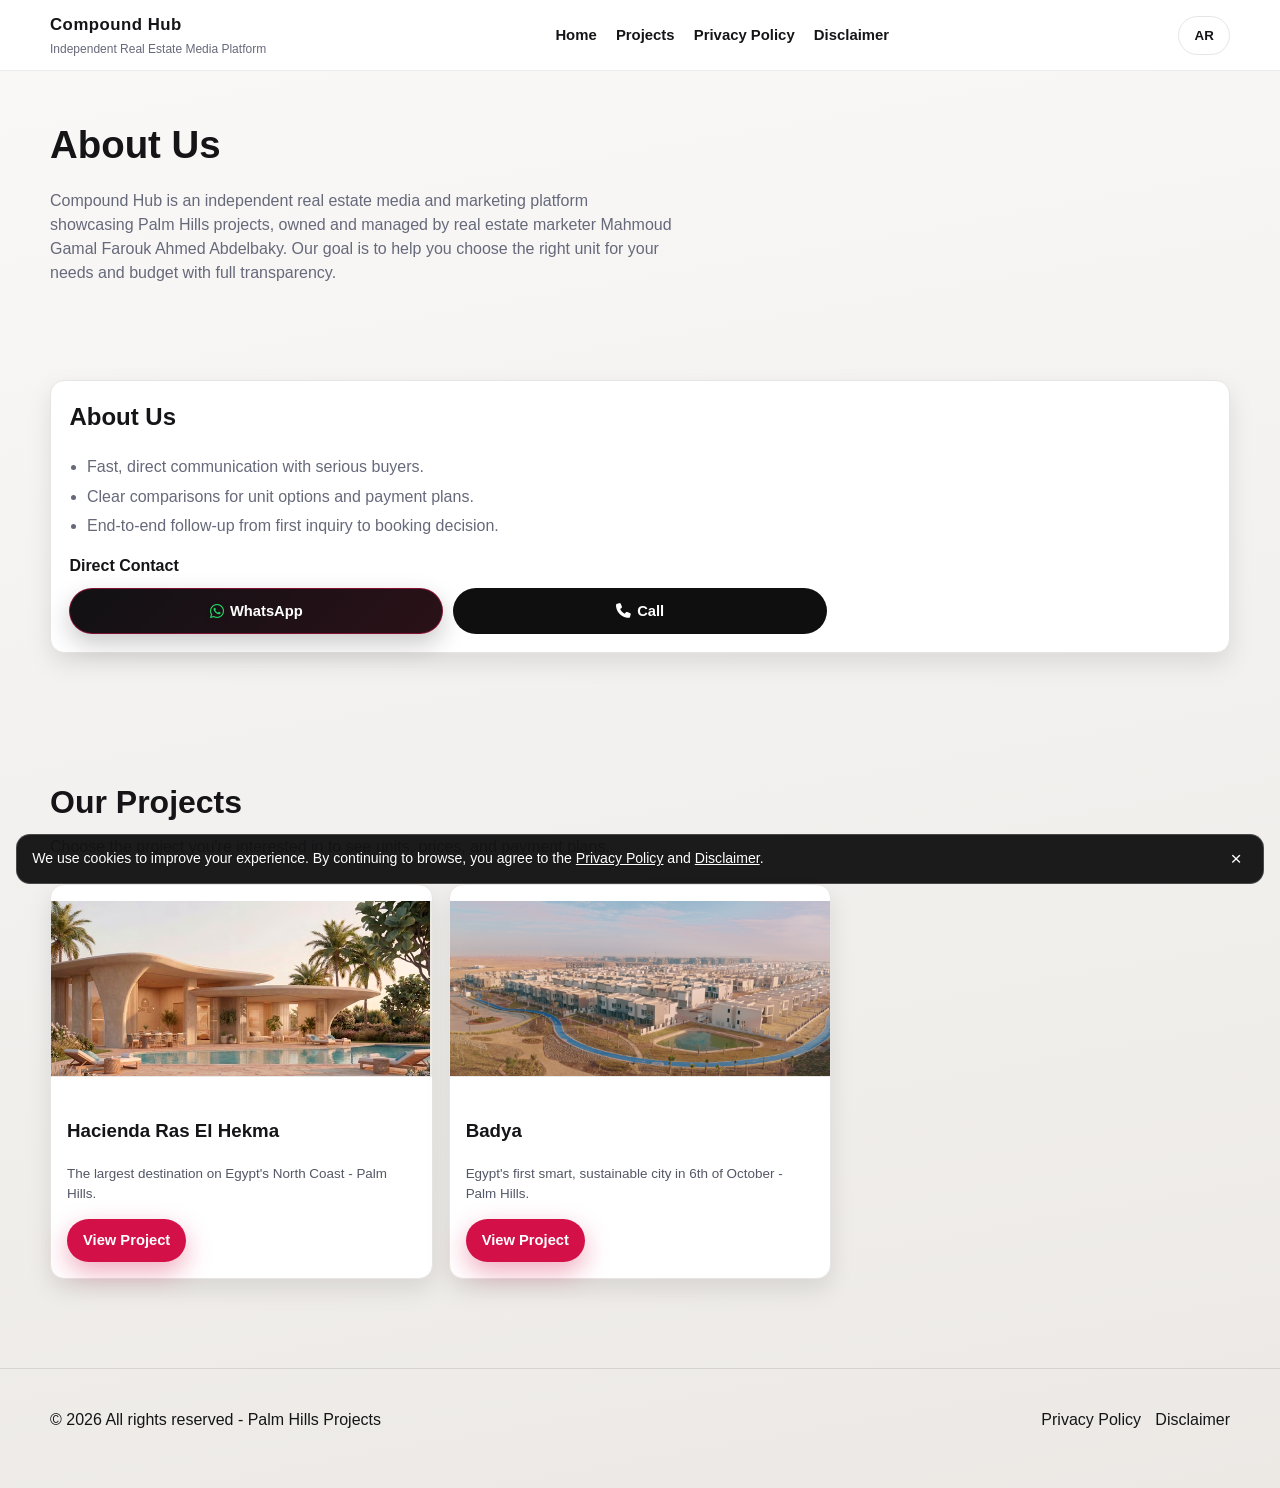
<file: index.html>
<!DOCTYPE html>
<html lang="en" dir="ltr">
  <head>
    <meta charset="UTF-8" />
    <meta name="viewport" content="width=device-width, initial-scale=1.0" />
    <title>Compound Hub | Palm Hills Independent Real Estate Broker</title>
    <meta name="description" content="Direct sales consultant for Palm Hills projects: Hacienda Ras El Hekma and Badya." />
    <meta property="og:type" content="website" />
    <meta property="og:title" content="Compound Hub | Palm Hills Independent Real Estate Broker" />
    <meta property="og:description" content="Direct sales consultant for Palm Hills projects: Hacienda Ras El Hekma and Badya." />
    <meta property="og:image" content="assets/images/background%20cover.jpeg" />
    <meta name="twitter:card" content="summary_large_image" />
    <meta name="twitter:title" content="Compound Hub | Palm Hills Independent Real Estate Broker" />
    <meta name="twitter:description" content="Direct sales consultant for Palm Hills projects: Hacienda Ras El Hekma and Badya." />
    <meta name="twitter:image" content="assets/images/background%20cover.jpeg" />
    <!-- Google Tag Manager -->
    <script>(function(w,d,s,l,i){w[l]=w[l]||[];w[l].push({'gtm.start':
    new Date().getTime(),event:'gtm.js'});var f=d.getElementsByTagName(s)[0],
    j=d.createElement(s),dl=l!='dataLayer'?'&l='+l:'';j.async=true;j.src=
    'https://www.googletagmanager.com/gtm.js?id='+i+dl;f.parentNode.insertBefore(j,f);
    })(window,document,'script','dataLayer','GTM-WCP68T9C');</script>
    <!-- End Google Tag Manager -->
    <link rel="stylesheet" href="https://cdnjs.cloudflare.com/ajax/libs/font-awesome/6.5.2/css/all.min.css" />
    <link rel="stylesheet" href="css/style.css" />
  </head>
  <body data-page="home">
    <!-- Google Tag Manager (noscript) -->
    <noscript><iframe src="https://www.googletagmanager.com/ns.html?id=GTM-WCP68T9C"
    height="0" width="0" style="display:none;visibility:hidden"></iframe></noscript>
    <!-- End Google Tag Manager (noscript) -->
    <header class="site-header">
      <div class="container nav-wrap">
        <div class="brand">
          <p class="brand-title">Compound Hub</p>
          <p class="brand-sub" data-i18n="brand_sub">منصة عقارية إعلامية مستقلة</p>
        </div>
        <nav class="nav-links" id="siteNav">
          <a href="#" data-i18n="nav_sec_home">الرئيسية</a>
          <a href="#projects-section" data-i18n="nav_sec_projects">المشاريع</a>
          <a href="privacy.html" data-i18n="nav_privacy">سياسة الخصوصية</a>
          <a href="disclaimer.html" data-i18n="nav_disclaimer">اخلاء المسؤولية</a>
        </nav>
        <div class="nav-tools">
          <button class="lang-toggle" type="button" aria-label="AR">AR</button>
          <button class="menu-toggle" type="button" aria-hidden="false">
            <span></span><span></span><span></span>
          </button>
        </div>
      </div>
    </header>

    <main>
      <section class="page-hero">
        <div class="container">
          <h1 data-i18n="about_title">من نحن</h1>
          <p data-i18n="about_subtitle">
            Compound Hub منصة إعلامية وتسويقية مستقلة متخصصة في عرض مشروعات Palm Hills، يمتلكها
            ويديرها المسوق العقاري محمود جمال فاروق أحمد عبدالباقي، وهدفنا مساعدتك على اختيار وحدة
            مناسبة لاحتياجك وميزانيتك بأقصى شفافية.
          </p>
        </div>
      </section>

      <section class="section">
        <div class="container">
          <article class="text-block">
            <h2 data-i18n="nav_about">من نحن</h2>
            <ul class="list">
              <li data-i18n="about_b1">تواصل مباشر وسريع مع العميل المهتم.</li>
              <li data-i18n="about_b2">شرح واضح لمقارنة الوحدات وخطط السداد.</li>
              <li data-i18n="about_b3">متابعة كاملة من أول استفسار حتى قرار الحجز.</li>
            </ul>

            <div class="about-contact-wrap">
              <h3 data-i18n="about_contact_title">التواصل المباشر</h3>
              <div class="about-contact-grid">
                <a class="btn btn-whatsapp whatsapp-general" href="#"><i class="fa-brands fa-whatsapp" aria-hidden="true"></i><span data-i18n="about_contact_whatsapp">واتساب</span></a>
                <a class="btn btn-dark call-link" href="tel:+201017668746"><i class="fa-solid fa-phone" aria-hidden="true"></i><span data-i18n="about_contact_call">اتصال</span></a>
              </div>
            </div>
          </article>
        </div>
      </section>

      <section class="section" id="projects-section">
        <div class="container">
          <h2 class="section-title" data-i18n="home_projects_title">مشروعاتنا</h2>
          <p class="section-subtitle" data-i18n="home_projects_subtitle">
            اختر المشروع اللي يهمك لعرض الوحدات والأسعار وخطط السداد.
          </p>

          <div class="cards-grid">
            <article class="unit-card">
              <img class="unit-cover" src="assets/images/Gallery/beachfront%20villa.jpg" alt="Hacienda Ras El Hekma" />
              <h3 data-i18n="home_project_hacienda_title">هاسيندا رأس الحكمة</h3>
              <p class="unit-card-note" data-i18n="home_project_hacienda_teaser">الوجهة الأضخم على الساحل الشمالي - Palm Hills.</p>
              <div class="inline-ctas">
                <a class="btn btn-primary" href="hacienda-ras-al-hekma.html" data-i18n="home_project_cta">عرض المشروع</a>
              </div>
            </article>

            <article class="unit-card">
              <img class="unit-cover" src="assets/images/Badya/masterplan.png" alt="Badya by Palm Hills" />
              <h3 data-i18n="home_project_badya_title">بادية</h3>
              <p class="unit-card-note" data-i18n="home_project_badya_teaser">أول مدينة ذكية ومستدامة في 6 أكتوبر - Palm Hills.</p>
              <div class="inline-ctas">
                <a class="btn btn-primary" href="badya.html" data-i18n="home_project_cta">عرض المشروع</a>
              </div>
            </article>
          </div>
        </div>
      </section>
    </main>

    <footer class="footer">
      <div class="container footer-wrap">
        <p>© <span data-year></span> <span data-i18n="footer_copy">جميع الحقوق محفوظة - Palm Hills Projects</span></p>
        <div class="footer-links">
          <a href="privacy.html" data-i18n="footer_privacy">سياسة الخصوصية</a>
          <a href="disclaimer.html" data-i18n="footer_disclaimer">اخلاء المسؤولية</a>
        </div>
      </div>
    </footer>

    <div class="cookie-banner" id="cookieBanner" role="dialog" aria-live="polite">
      <p>
        <span data-i18n="cookie_text">يستخدم هذا الموقع ملفات تعريف الارتباط وتقنيات التتبع لتحسين النتائج وتجربة المستخدم. استمرارك في التصفح يعني موافقتك على</span>
        <a href="privacy.html" style="text-decoration: underline" data-i18n="nav_privacy">سياسة الخصوصية</a>
        <span data-i18n="cookie_and">و</span>
        <a href="disclaimer.html" style="text-decoration: underline" data-i18n="nav_disclaimer">اخلاء المسؤولية</a>.
      </p>
      <button class="cookie-close" type="button" aria-label="Close">×</button>
    </div>

    <script src="js/i18n.js"></script>
    <script src="js/main.js"></script>
    <script src="js/cookies.js"></script>
  </body>
</html>
</file>
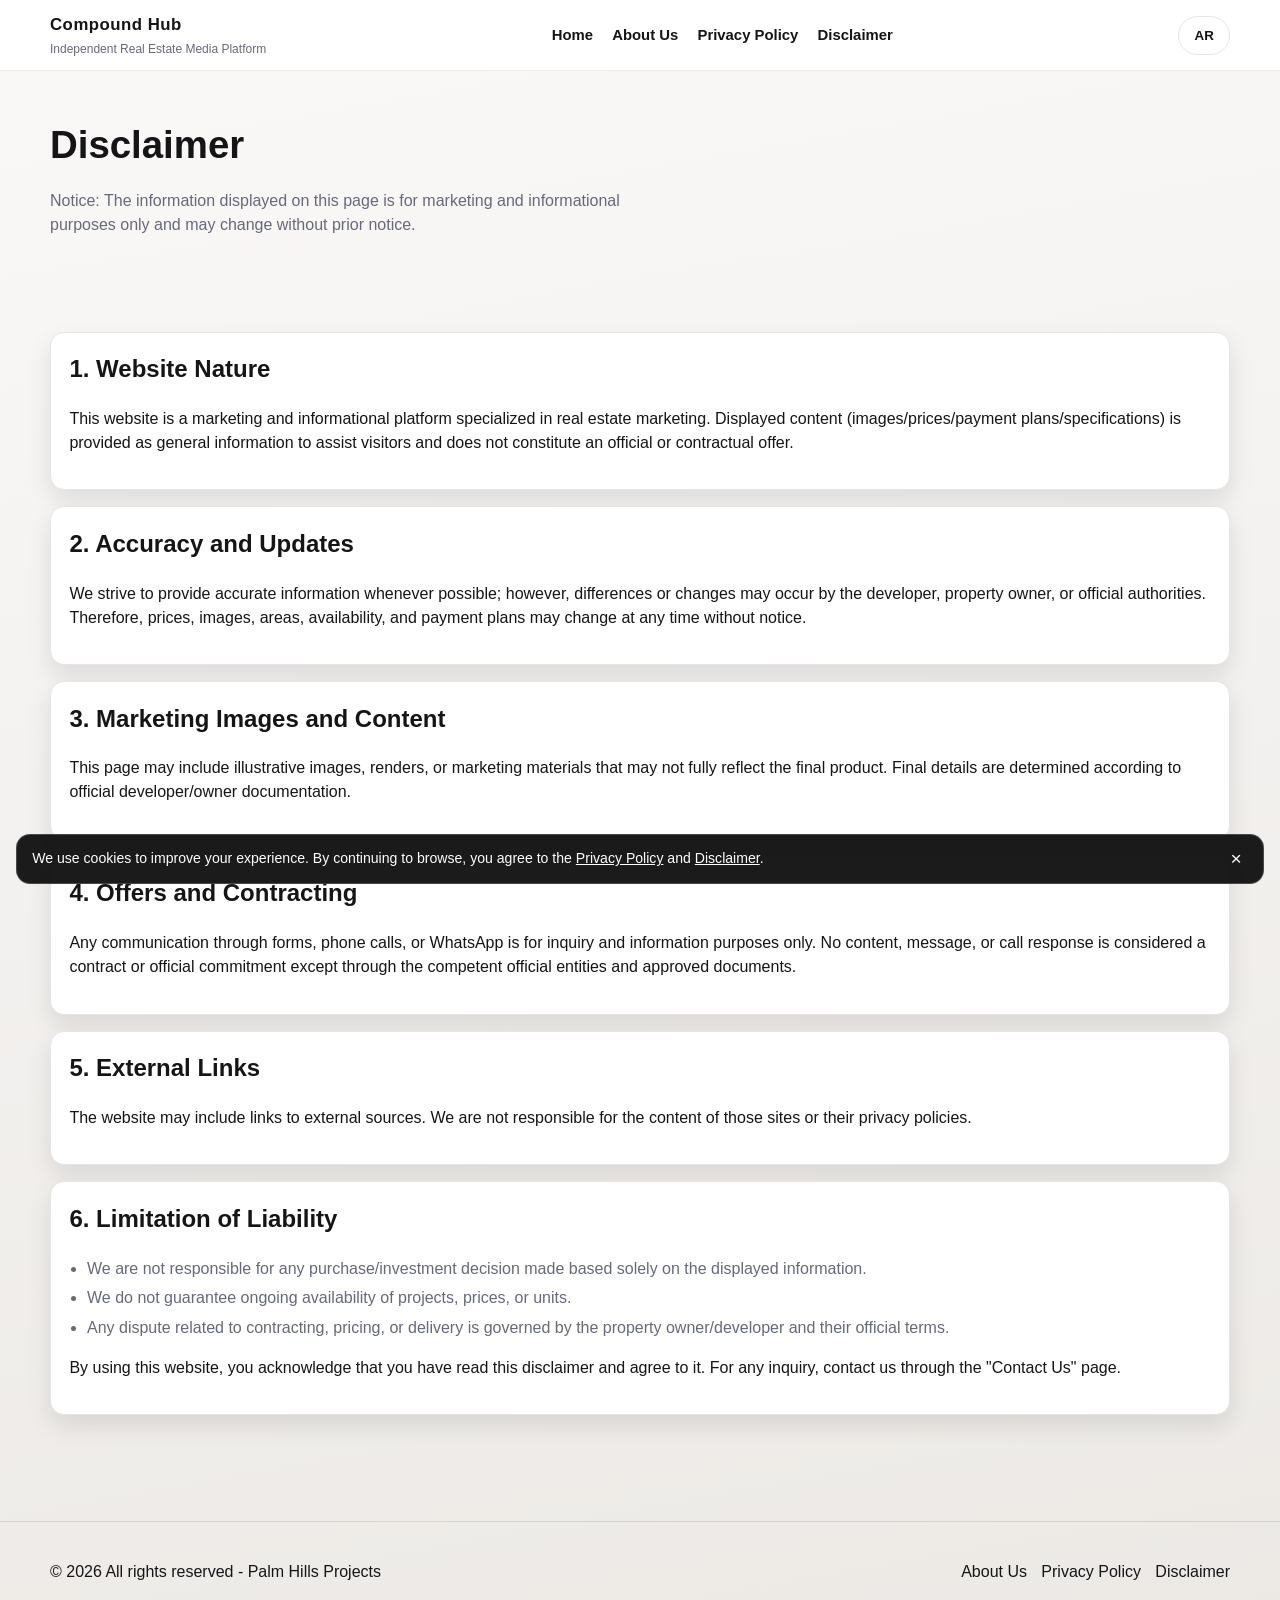
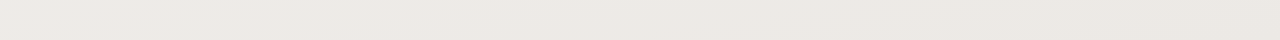
<file: disclaimer.html>
<!DOCTYPE html>
<html lang="en" dir="ltr">
  <head>
    <meta charset="UTF-8" />
    <meta name="viewport" content="width=device-width, initial-scale=1.0" />
    <title>Disclaimer | Compound Hub - Palm Hills</title>
    <meta name="description" content="Disclaimer for Palm Hills Ras El Hekma landing page." />
    <meta property="og:type" content="website" />
    <meta property="og:title" content="Disclaimer | Compound Hub - Palm Hills" />
    <meta property="og:description" content="Disclaimer for Palm Hills Ras El Hekma landing page." />
    <meta property="og:image" content="assets/images/background%20cover.jpeg" />
    <meta name="twitter:card" content="summary_large_image" />
    <meta name="twitter:title" content="Disclaimer | Compound Hub - Palm Hills" />
    <meta name="twitter:description" content="Disclaimer for Palm Hills Ras El Hekma landing page." />
    <meta name="twitter:image" content="assets/images/background%20cover.jpeg" />
    <!-- Google Tag Manager -->
    <script>(function(w,d,s,l,i){w[l]=w[l]||[];w[l].push({'gtm.start':
    new Date().getTime(),event:'gtm.js'});var f=d.getElementsByTagName(s)[0],
    j=d.createElement(s),dl=l!='dataLayer'?'&l='+l:'';j.async=true;j.src=
    'https://www.googletagmanager.com/gtm.js?id='+i+dl;f.parentNode.insertBefore(j,f);
    })(window,document,'script','dataLayer','GTM-WCP68T9C');</script>
    <!-- End Google Tag Manager -->
    <link rel="stylesheet" href="https://cdnjs.cloudflare.com/ajax/libs/font-awesome/6.5.2/css/all.min.css" />
    <link rel="stylesheet" href="css/style.css" />
  </head>
  <body data-page="disclaimer">
    <!-- Google Tag Manager (noscript) -->
    <noscript><iframe src="https://www.googletagmanager.com/ns.html?id=GTM-WCP68T9C"
    height="0" width="0" style="display:none;visibility:hidden"></iframe></noscript>
    <!-- End Google Tag Manager (noscript) -->
    <header class="site-header">
      <div class="container nav-wrap">
        <div class="brand">
          <p class="brand-title">Compound Hub</p>
          <p class="brand-sub" data-i18n="brand_sub">منصة عقارية إعلامية مستقلة</p>
        </div>
        <nav class="nav-links" id="siteNav">
          <a href="index.html" data-i18n="nav_home">الرئيسية</a>
          <a href="index.html" data-i18n="nav_about">من نحن</a>
          <a href="privacy.html" data-i18n="nav_privacy">سياسة الخصوصية</a>
          <a href="disclaimer.html" data-i18n="nav_disclaimer">اخلاء المسؤولية</a>
        </nav>
        <div class="nav-tools">
          <button class="lang-toggle" type="button" aria-label="AR">AR</button>
          <button class="menu-toggle" type="button" aria-hidden="false">
            <span></span><span></span><span></span>
          </button>
        </div>
      </div>
    </header>

    <main>
      <section class="page-hero">
        <div class="container">
          <h1 data-i18n="disclaimer_title">اخلاء المسؤولية</h1>
          
          <p data-i18n="disclaimer_intro">
            تنبيه: المعلومات المعروضة على هذه الصفحة لأغراض تسويقية وإعلامية فقط وقد تتغير دون إشعار مسبق.
          </p>
        </div>
      </section>

      <section class="section">
        <div class="container">
          <article class="text-block">
            <h2 data-i18n="disclaimer_h2_1">1. طبيعة الموقع</h2>
            <p data-i18n="disclaimer_p1">
              هذا الموقع منصة تسويقية وإعلامية متخصصة في التسويق العقاري. المحتوى المعروض (صور/أسعار/خطط سداد/مواصفات) يُقدم كمعلومات عامة لمساعدة الزائر ولا يُعد عرضًا رسميًا أو تعاقديًا.
            </p>
          </article>
          <article class="text-block">
            <h2 data-i18n="disclaimer_h2_2">2. دقة المعلومات وتحديثها</h2>
            <p data-i18n="disclaimer_p2">
              نسعى لتقديم معلومات دقيقة قدر الإمكان، لكن قد تحدث فروق أو تغييرات من قبل المطور أو الجهة المالكة أو الجهات الرسمية. لذلك قد تكون الأسعار، الصور، المساحات، الإتاحة، وخطط السداد قابلة للتغيير في أي وقت دون إشعار.
            </p>
          </article>
          <article class="text-block">
            <h2 data-i18n="disclaimer_h2_3">3. الصور والمحتوى التسويقي</h2>
            <p data-i18n="disclaimer_p3">
              قد تحتوي الصفحة على صور أو رندرات أو مواد تسويقية توضيحية، وقد لا تعكس الشكل النهائي بشكل كامل. التفاصيل النهائية تُحدد وفق مستندات المطور/الجهة المالكة الرسمية.
            </p>
          </article>
          <article class="text-block">
            <h2 data-i18n="disclaimer_h2_4">4. العروض والتعاقد</h2>
            <p data-i18n="disclaimer_p4">
              أي تواصل عبر النماذج أو الهاتف أو الواتساب هو لغرض الاستفسار والحصول على معلومات. لا يتم اعتبار أي محتوى أو رد رسالة/اتصال بمثابة عقد أو التزام رسمي إلا من خلال الجهات الرسمية المختصة وبمستندات معتمدة.
            </p>
          </article>
          <article class="text-block">
            <h2 data-i18n="disclaimer_h2_5">5. الروابط الخارجية</h2>
            <p data-i18n="disclaimer_p5">
              قد يحتوي الموقع على روابط لمصادر خارجية. نحن غير مسؤولين عن محتوى تلك المواقع أو سياسات الخصوصية الخاصة بها.
            </p>
          </article>
          <article class="text-block">
            <h2 data-i18n="disclaimer_h2_6">6. حدود المسؤولية</h2>
            <ul class="list">
              <li data-i18n="disclaimer_l6_1">لا نتحمل مسؤولية أي قرار شرائي/استثماري يتم اتخاذه بالاعتماد على المعلومات المعروضة فقط.</li>
              <li data-i18n="disclaimer_l6_2">لا نضمن التوافر المستمر للمشروعات أو الأسعار أو الوحدات.</li>
              <li data-i18n="disclaimer_l6_3">أي نزاع يتعلق بالتعاقد أو التسعير أو التسليم يكون مرجعه الجهة المالكة/المطور وشروطهم الرسمية.</li>
            </ul>
            <p data-i18n="disclaimer_p6">
              باستخدامك للموقع، فأنت تقر بأنك قرأت هذا الإخلاء وتوافق عليه. لأي استفسار تواصل معنا عبر صفحة "تواصل معنا".
            </p>
          </article>
        </div>
      </section>
    </main>

    <footer class="footer">
      <div class="container footer-wrap">
        <p>© <span data-year></span> <span data-i18n="footer_copy">جميع الحقوق محفوظة - بالم هيلز رأس الحكمة</span></p>
        <div class="footer-links">
          <a href="index.html" data-i18n="footer_about">من نحن</a>
          <a href="privacy.html" data-i18n="footer_privacy">سياسة الخصوصية</a>
          <a href="disclaimer.html" data-i18n="footer_disclaimer">اخلاء المسؤولية</a>
        </div>
      </div>
    </footer>

    <div class="cookie-banner" id="cookieBanner" role="dialog" aria-live="polite">
      <p>
        <span data-i18n="cookie_text">يستخدم هذا الموقع ملفات تعريف الارتباط وتقنيات التتبع لتحسين النتائج وتجربة المستخدم. استمرارك في التصفح يعني موافقتك على</span>
        <a href="privacy.html" style="text-decoration: underline" data-i18n="nav_privacy">سياسة الخصوصية</a>
        <span data-i18n="cookie_and">و</span>
        <a href="disclaimer.html" style="text-decoration: underline" data-i18n="nav_disclaimer">اخلاء المسؤولية</a>.
      </p>
      <button class="cookie-close" type="button" aria-label="Close">×</button>
    </div>

    <script src="js/i18n.js"></script>
    <script src="js/main.js"></script>
    <script src="js/cookies.js"></script>
  </body>
</html>
</file>
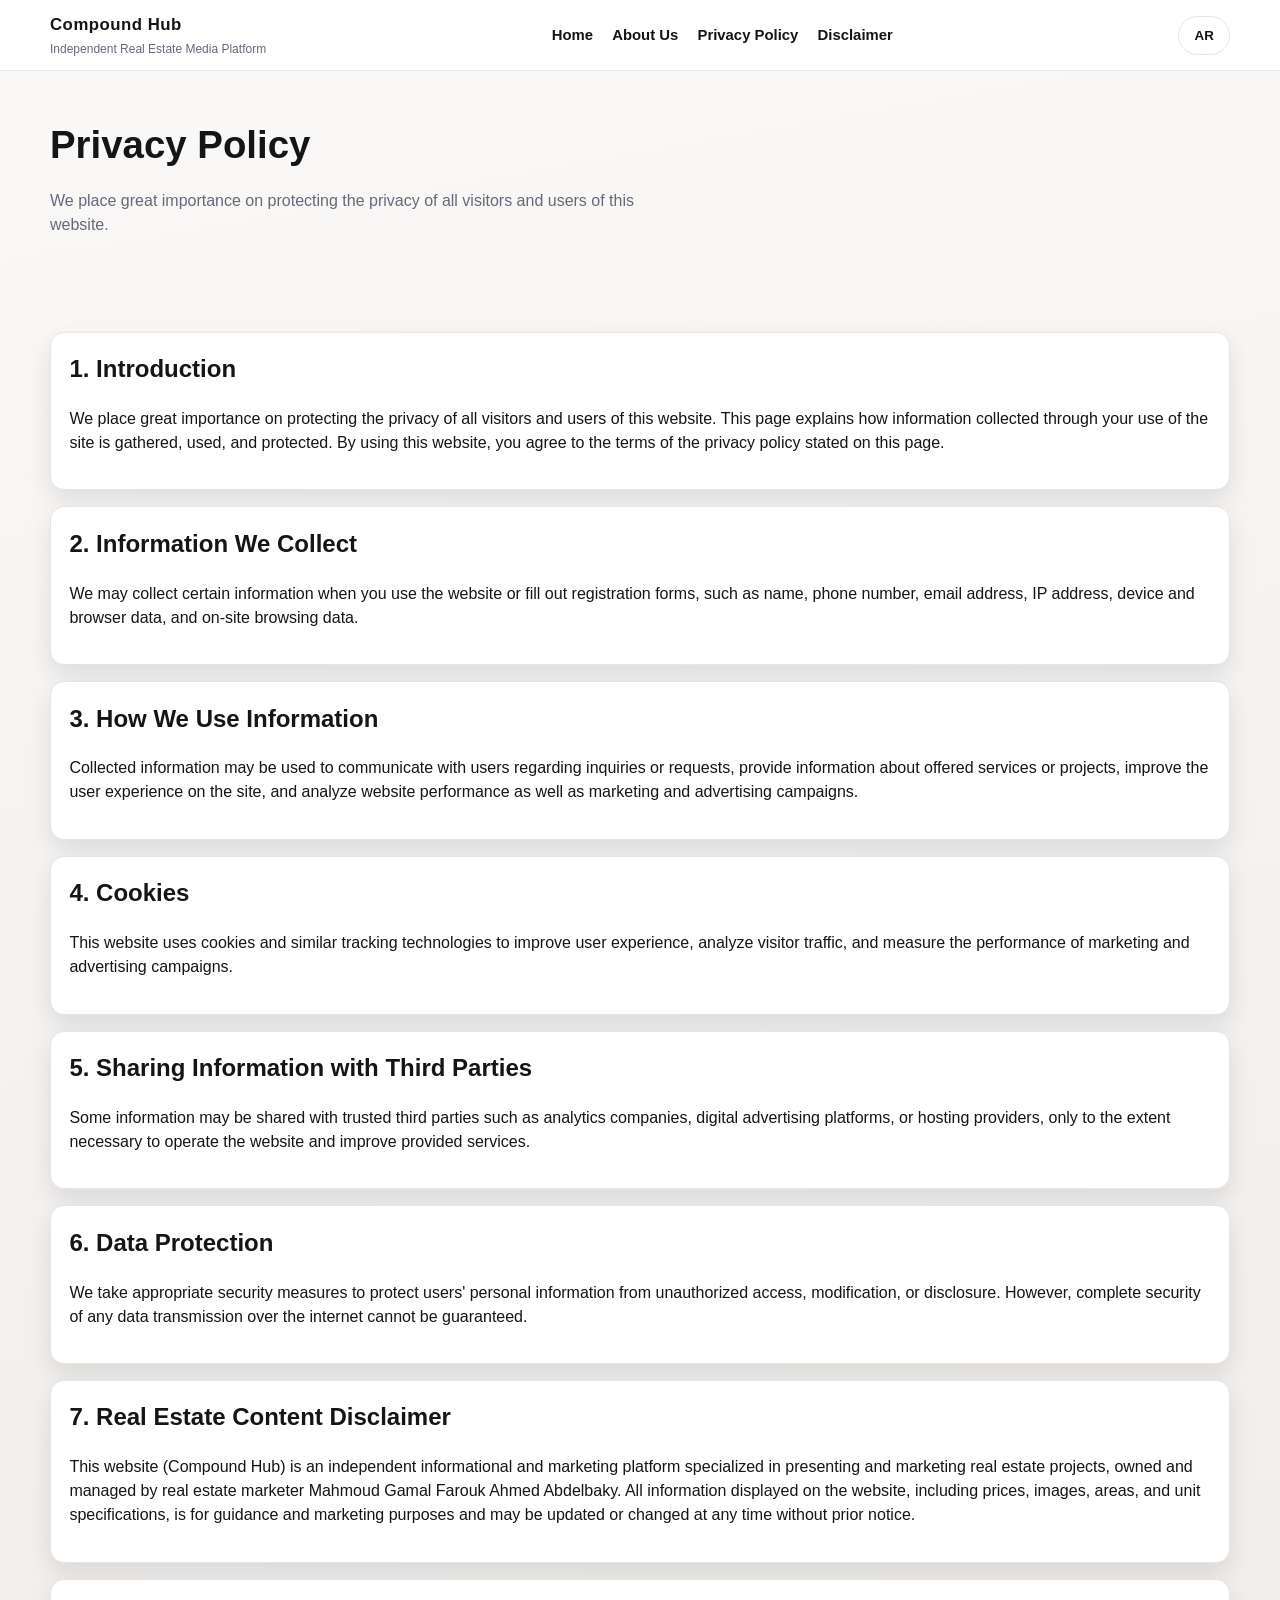
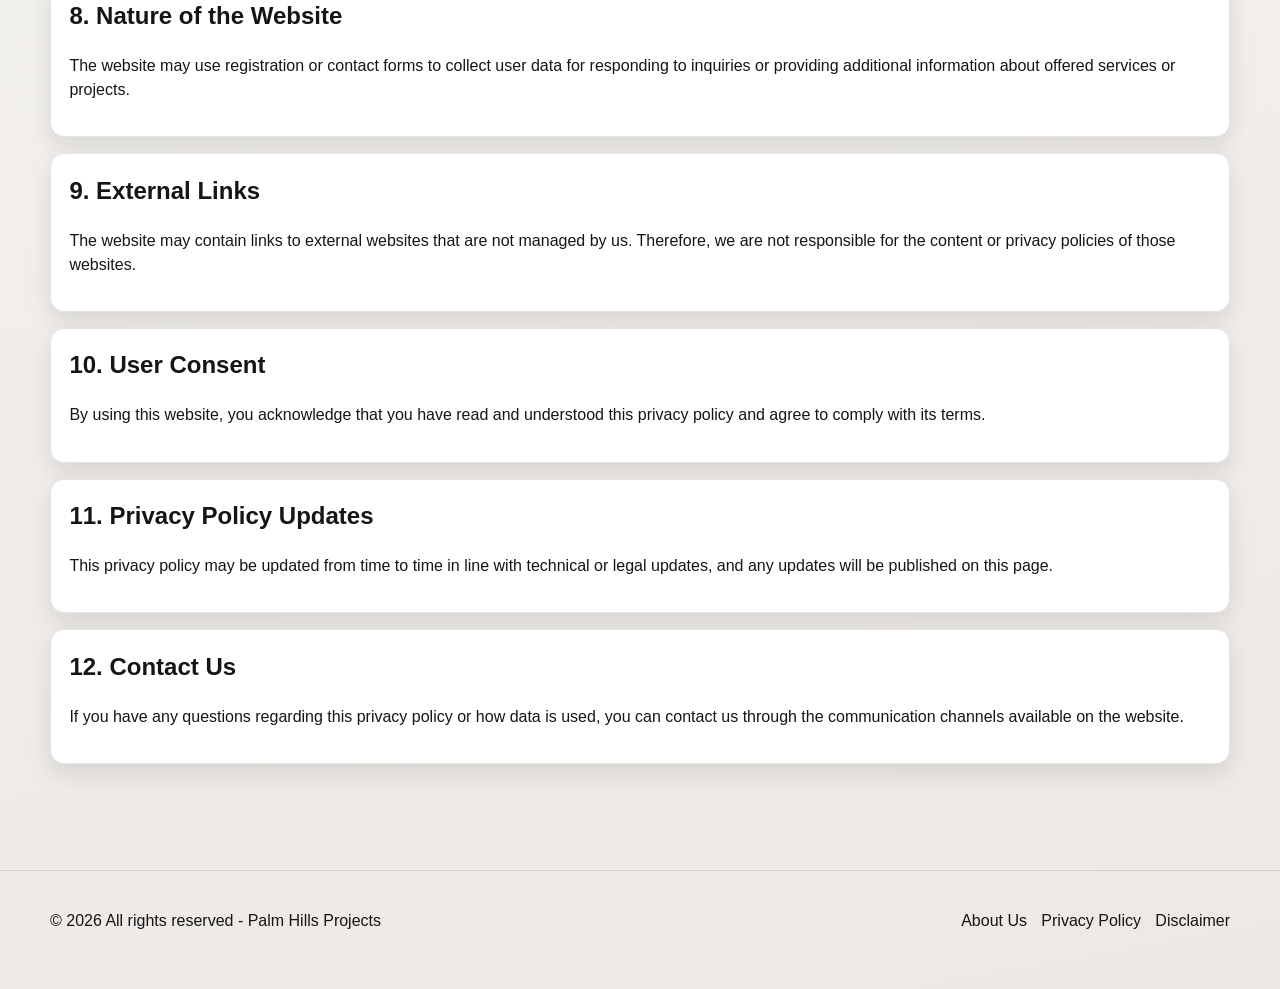
<file: privacy.html>
<!DOCTYPE html>
<html lang="en" dir="ltr">
  <head>
    <meta charset="UTF-8" />
    <meta name="viewport" content="width=device-width, initial-scale=1.0" />
    <title>Privacy Policy | Compound Hub - Palm Hills</title>
    <meta name="description" content="Privacy policy for Palm Hills Ras El Hekma landing page." />
    <meta property="og:type" content="website" />
    <meta property="og:title" content="Privacy Policy | Compound Hub - Palm Hills" />
    <meta property="og:description" content="Privacy policy for Palm Hills Ras El Hekma landing page." />
    <meta property="og:image" content="assets/images/background%20cover.jpeg" />
    <meta name="twitter:card" content="summary_large_image" />
    <meta name="twitter:title" content="Privacy Policy | Compound Hub - Palm Hills" />
    <meta name="twitter:description" content="Privacy policy for Palm Hills Ras El Hekma landing page." />
    <meta name="twitter:image" content="assets/images/background%20cover.jpeg" />
    <!-- Google Tag Manager -->
    <script>(function(w,d,s,l,i){w[l]=w[l]||[];w[l].push({'gtm.start':
    new Date().getTime(),event:'gtm.js'});var f=d.getElementsByTagName(s)[0],
    j=d.createElement(s),dl=l!='dataLayer'?'&l='+l:'';j.async=true;j.src=
    'https://www.googletagmanager.com/gtm.js?id='+i+dl;f.parentNode.insertBefore(j,f);
    })(window,document,'script','dataLayer','GTM-WCP68T9C');</script>
    <!-- End Google Tag Manager -->
    <link rel="stylesheet" href="https://cdnjs.cloudflare.com/ajax/libs/font-awesome/6.5.2/css/all.min.css" />
    <link rel="stylesheet" href="css/style.css" />
  </head>
  <body data-page="privacy">
    <!-- Google Tag Manager (noscript) -->
    <noscript><iframe src="https://www.googletagmanager.com/ns.html?id=GTM-WCP68T9C"
    height="0" width="0" style="display:none;visibility:hidden"></iframe></noscript>
    <!-- End Google Tag Manager (noscript) -->
    <header class="site-header">
      <div class="container nav-wrap">
        <div class="brand">
          <p class="brand-title">Compound Hub</p>
          <p class="brand-sub" data-i18n="brand_sub">منصة عقارية إعلامية مستقلة</p>
        </div>
        <nav class="nav-links" id="siteNav">
          <a href="index.html" data-i18n="nav_home">الرئيسية</a>
          <a href="index.html" data-i18n="nav_about">من نحن</a>
          <a href="privacy.html" data-i18n="nav_privacy">سياسة الخصوصية</a>
          <a href="disclaimer.html" data-i18n="nav_disclaimer">اخلاء المسؤولية</a>
        </nav>
        <div class="nav-tools">
          <button class="lang-toggle" type="button" aria-label="AR">AR</button>
          <button class="menu-toggle" type="button" aria-hidden="false">
            <span></span><span></span><span></span>
          </button>
        </div>
      </div>
    </header>

    <main>
      <section class="page-hero">
        <div class="container">
          <h1 data-i18n="privacy_title">سياسة الخصوصية</h1>
          <p data-i18n="privacy_intro">
            نحن نولي أهمية كبيرة لحماية خصوصية زوار ومستخدمي هذا الموقع.
          </p>
        </div>
      </section>

      <section class="section">
        <div class="container">
          <article class="text-block">
            <h2 data-i18n="privacy_h2_1">1. مقدمة</h2>
            <p data-i18n="privacy_p1">
              نحن نولي أهمية كبيرة لحماية خصوصية زوار ومستخدمي هذا الموقع. توضح هذه الصفحة كيفية جمع واستخدام وحماية المعلومات التي يتم الحصول عليها من خلال استخدامك للموقع. باستخدامك لهذا الموقع فإنك توافق على بنود سياسة الخصوصية الموضحة في هذه الصفحة.
            </p>
          </article>
          <article class="text-block">
            <h2 data-i18n="privacy_h2_2">2. المعلومات التي نقوم بجمعها</h2>
            <p data-i18n="privacy_p2">
              قد نقوم بجمع بعض المعلومات عند استخدامك للموقع أو عند ملء نماذج التسجيل، مثل الاسم، رقم الهاتف، البريد الإلكتروني، عنوان IP، بيانات الجهاز والمتصفح، وبيانات التصفح داخل الموقع.
            </p>
          </article>
          <article class="text-block">
            <h2 data-i18n="privacy_h2_3">3. كيفية استخدام المعلومات</h2>
            <p data-i18n="privacy_p3">
              قد يتم استخدام المعلومات التي يتم جمعها من أجل التواصل مع المستخدمين بخصوص الاستفسارات أو الطلبات، وتقديم معلومات عن الخدمات أو المشروعات المعروضة، وتحسين تجربة المستخدم داخل الموقع، وتحليل أداء الموقع والحملات التسويقية والإعلانية.
            </p>
          </article>
          <article class="text-block">
            <h2 data-i18n="privacy_h2_4">4. ملفات تعريف الارتباط (Cookies)</h2>
            <p data-i18n="privacy_p4">
              يستخدم هذا الموقع ملفات تعريف الارتباط (Cookies) وتقنيات التتبع المشابهة بهدف تحسين تجربة المستخدم، وتحليل حركة الزوار على الموقع، وقياس أداء الحملات التسويقية والإعلانية.
            </p>
          </article>
          <article class="text-block">
            <h2 data-i18n="privacy_h2_5">5. مشاركة المعلومات مع أطراف ثالثة</h2>
            <p data-i18n="privacy_p5">
              قد يتم مشاركة بعض المعلومات مع أطراف ثالثة موثوقة مثل شركات تحليل البيانات، أو منصات الإعلان الرقمي، أو مزودي خدمات الاستضافة، وذلك بالقدر اللازم لتشغيل الموقع وتحسين الخدمات المقدمة.
            </p>
          </article>
          <article class="text-block">
            <h2 data-i18n="privacy_h2_6">6. حماية البيانات</h2>
            <p data-i18n="privacy_p6">
              نحن نتخذ إجراءات أمنية مناسبة لحماية المعلومات الشخصية للمستخدمين من الوصول غير المصرح به أو التعديل أو الإفصاح. ومع ذلك لا يمكن ضمان الأمان الكامل لأي عملية نقل بيانات عبر الإنترنت.
            </p>
          </article>
          <article class="text-block">
            <h2 data-i18n="privacy_h2_7">7. إخلاء المسؤولية عن المحتوى العقاري</h2>
            <p data-i18n="privacy_p7">
              هذا الموقع (Compound Hub) عبارة عن منصة إعلامية وتسويقية مستقلة متخصصة في عرض وتسويق المشروعات العقارية، يمتلكها ويديرها المسوق العقاري محمود جمال فاروق أحمد عبدالباقي. جميع المعلومات المعروضة على الموقع بما في ذلك الأسعار والصور والمساحات ومواصفات الوحدات هي معلومات إرشادية وتسويقية وقد تخضع للتحديث أو التغيير في أي وقت دون إشعار مسبق.
            </p>
          </article>
          <article class="text-block">
            <h2 data-i18n="privacy_h2_8">8. طبيعة الموقع</h2>
            <p data-i18n="privacy_p8">
              قد يستخدم الموقع نماذج تسجيل أو تواصل لجمع بيانات المستخدمين بهدف الرد على الاستفسارات أو تقديم معلومات إضافية عن الخدمات أو المشروعات المعروضة.
            </p>
          </article>
          <article class="text-block">
            <h2 data-i18n="privacy_h2_9">9. الروابط الخارجية</h2>
            <p data-i18n="privacy_p9">
              قد يحتوي الموقع على روابط لمواقع خارجية لا يتم إدارتها من قبلنا، ولذلك فإننا غير مسؤولين عن محتوى أو سياسات الخصوصية الخاصة بتلك المواقع.
            </p>
          </article>
          <article class="text-block">
            <h2 data-i18n="privacy_h2_10">10. موافقة المستخدم</h2>
            <p data-i18n="privacy_p10">
              باستخدامك لهذا الموقع فإنك تقر بأنك قرأت وفهمت سياسة الخصوصية هذه وتوافق على الالتزام ببنودها.
            </p>
          </article>
          <article class="text-block">
            <h2 data-i18n="privacy_h2_11">11. تحديث سياسة الخصوصية</h2>
            <p data-i18n="privacy_p11">
              قد يتم تحديث سياسة الخصوصية من وقت لآخر بما يتوافق مع التحديثات التقنية أو القانونية، وسيتم نشر أي تحديثات على هذه الصفحة.
            </p>
          </article>
          <article class="text-block">
            <h2 data-i18n="privacy_h2_12">12. التواصل معنا</h2>
            <p data-i18n="privacy_p12">
              في حال وجود أي استفسار بخصوص سياسة الخصوصية أو كيفية استخدام البيانات، يمكن التواصل معنا عبر وسائل الاتصال المتوفرة في الموقع.
            </p>
          </article>
        </div>
      </section>
    </main>

    <footer class="footer">
      <div class="container footer-wrap">
        <p>© <span data-year></span> <span data-i18n="footer_copy">جميع الحقوق محفوظة - بالم هيلز رأس الحكمة</span></p>
        <div class="footer-links">
          <a href="index.html" data-i18n="footer_about">من نحن</a>
          <a href="privacy.html" data-i18n="footer_privacy">سياسة الخصوصية</a>
          <a href="disclaimer.html" data-i18n="footer_disclaimer">اخلاء المسؤولية</a>
        </div>
      </div>
    </footer>

    <div class="cookie-banner" id="cookieBanner" role="dialog" aria-live="polite">
      <p>
        <span data-i18n="cookie_text">يستخدم هذا الموقع ملفات تعريف الارتباط وتقنيات التتبع لتحسين النتائج وتجربة المستخدم. استمرارك في التصفح يعني موافقتك على</span>
        <a href="privacy.html" style="text-decoration: underline" data-i18n="nav_privacy">سياسة الخصوصية</a>
        <span data-i18n="cookie_and">و</span>
        <a href="disclaimer.html" style="text-decoration: underline" data-i18n="nav_disclaimer">اخلاء المسؤولية</a>.
      </p>
      <button class="cookie-close" type="button" aria-label="Close">×</button>
    </div>

    <script src="js/i18n.js"></script>
    <script src="js/main.js"></script>
    <script src="js/cookies.js"></script>
  </body>
</html>
</file>
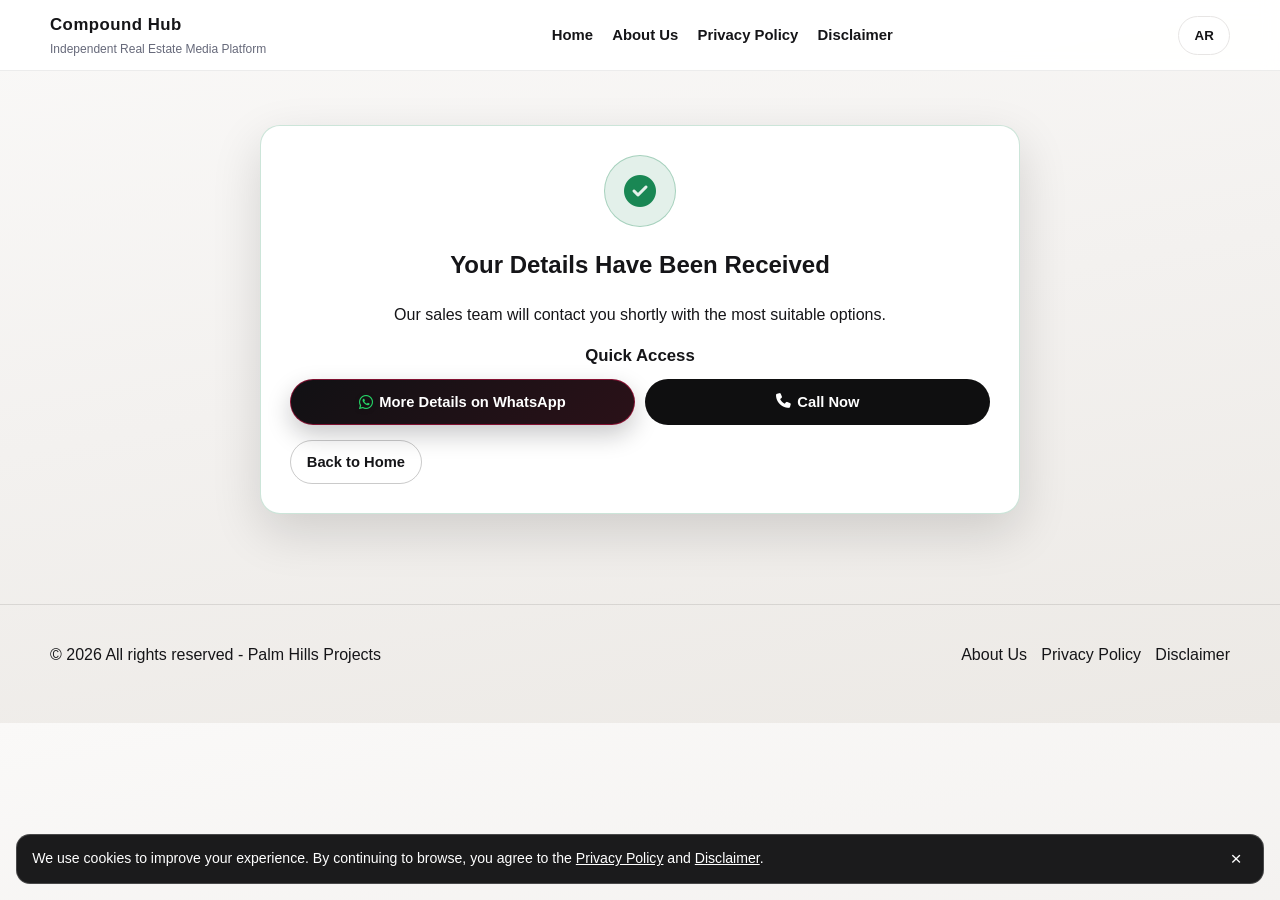
<file: thank-you.html>
<!DOCTYPE html>
<html lang="en" dir="ltr">
  <head>
    <meta charset="UTF-8" />
    <meta name="viewport" content="width=device-width, initial-scale=1.0" />
    <title>Thank You | Compound Hub - Palm Hills</title>
    <meta name="description" content="Thank you page after lead form submission." />
    <meta property="og:type" content="website" />
    <meta property="og:title" content="Thank You | Compound Hub - Palm Hills" />
    <meta property="og:description" content="Thank you page after lead form submission." />
    <meta property="og:image" content="assets/images/background%20cover.jpeg" />
    <meta name="twitter:card" content="summary_large_image" />
    <meta name="twitter:title" content="Thank You | Compound Hub - Palm Hills" />
    <meta name="twitter:description" content="Thank you page after lead form submission." />
    <meta name="twitter:image" content="assets/images/background%20cover.jpeg" />
    <!-- Google Tag Manager -->
    <script>(function(w,d,s,l,i){w[l]=w[l]||[];w[l].push({'gtm.start':
    new Date().getTime(),event:'gtm.js'});var f=d.getElementsByTagName(s)[0],
    j=d.createElement(s),dl=l!='dataLayer'?'&l='+l:'';j.async=true;j.src=
    'https://www.googletagmanager.com/gtm.js?id='+i+dl;f.parentNode.insertBefore(j,f);
    })(window,document,'script','dataLayer','GTM-WCP68T9C');</script>
    <!-- End Google Tag Manager -->
    <link rel="stylesheet" href="https://cdnjs.cloudflare.com/ajax/libs/font-awesome/6.5.2/css/all.min.css" />
    <link rel="stylesheet" href="css/style.css" />
  </head>
  <body data-page="thanks">
    <!-- Google Tag Manager (noscript) -->
    <noscript><iframe src="https://www.googletagmanager.com/ns.html?id=GTM-WCP68T9C"
    height="0" width="0" style="display:none;visibility:hidden"></iframe></noscript>
    <!-- End Google Tag Manager (noscript) -->
    <header class="site-header">
      <div class="container nav-wrap">
        <div class="brand">
          <p class="brand-title">Compound Hub</p>
          <p class="brand-sub" data-i18n="brand_sub">منصة عقارية إعلامية مستقلة</p>
        </div>
        <nav class="nav-links" id="siteNav">
          <a href="index.html" data-i18n="nav_home">الرئيسية</a>
          <a href="index.html" data-i18n="nav_about">من نحن</a>
          <a href="privacy.html" data-i18n="nav_privacy">سياسة الخصوصية</a>
          <a href="disclaimer.html" data-i18n="nav_disclaimer">اخلاء المسؤولية</a>
        </nav>
        <div class="nav-tools">
          <button class="lang-toggle" type="button" aria-label="AR">AR</button>
          <button class="menu-toggle" type="button" aria-hidden="false">
            <span></span><span></span><span></span>
          </button>
        </div>
      </div>
    </header>

    <main>
      <section class="section">
        <div class="container success-card">
          <div class="thanks-icon" aria-hidden="true">
            <i class="fa-solid fa-circle-check"></i>
          </div>
          <h1 data-i18n="thanks_title">تم استلام بياناتك بنجاح</h1>
          <p data-i18n="thanks_subtitle">
            سيتم التواصل معك قريباً من فريق المبيعات لعرض أفضل الخيارات المناسبة لك.
          </p>
          <h2 class="thanks-quick-title" data-i18n="thanks_quick_title">وصول سريع</h2>
          <div class="thanks-quick-grid">
            <a class="btn btn-whatsapp whatsapp-general" href="#"><i class="fa-brands fa-whatsapp" aria-hidden="true"></i><span data-i18n="thanks_whatsapp">تفاصيل اكثر عبر واتساب</span></a>
            <a class="btn btn-dark call-link" href="tel:+201017668746"><i class="fa-solid fa-phone" aria-hidden="true"></i><span data-i18n="cta_call">اتصال مباشر</span></a>
          </div>
          <div class="inline-ctas">
            <a class="btn btn-outline" href="index.html" data-i18n="thanks_back_home">العودة للرئيسية</a>
          </div>
        </div>
      </section>
    </main>

    <footer class="footer">
      <div class="container footer-wrap">
        <p>© <span data-year></span> <span data-i18n="footer_copy">جميع الحقوق محفوظة - بالم هيلز رأس الحكمة</span></p>
        <div class="footer-links">
          <a href="index.html" data-i18n="footer_about">من نحن</a>
          <a href="privacy.html" data-i18n="footer_privacy">سياسة الخصوصية</a>
          <a href="disclaimer.html" data-i18n="footer_disclaimer">اخلاء المسؤولية</a>
        </div>
      </div>
    </footer>

    <div class="cookie-banner" id="cookieBanner" role="dialog" aria-live="polite">
      <p>
        <span data-i18n="cookie_text">يستخدم هذا الموقع ملفات تعريف الارتباط وتقنيات التتبع لتحسين النتائج وتجربة المستخدم. استمرارك في التصفح يعني موافقتك على</span>
        <a href="privacy.html" style="text-decoration: underline" data-i18n="nav_privacy">سياسة الخصوصية</a>
        <span data-i18n="cookie_and">و</span>
        <a href="disclaimer.html" style="text-decoration: underline" data-i18n="nav_disclaimer">اخلاء المسؤولية</a>.
      </p>
      <button class="cookie-close" type="button" aria-label="Close">×</button>
    </div>

    <script src="js/i18n.js"></script>
    <script src="js/main.js"></script>
    <script src="js/cookies.js"></script>
  </body>
</html>
</file>
<file: css/style.css>
:root {
  --brand-red: #d31148;
  --brand-black: #0f0f10;
  --text-dark: #151518;
  --text-soft: #66697a;
  --bg: #f5f4f3;
  --white: #ffffff;
  --line: #e7e5e4;
  --success: #198754;
  --error: #dc2626;
  --shadow-lg: 0 18px 50px rgba(0, 0, 0, 0.14);
  --shadow-md: 0 10px 25px rgba(0, 0, 0, 0.1);
  --radius-lg: 20px;
  --radius-md: 14px;
  --max-width: 1180px;
}

* {
  box-sizing: border-box;
}

html {
  scroll-behavior: smooth;
}

body {
  margin: 0;
  color: var(--text-dark);
  background: linear-gradient(170deg, #faf9f8 0%, #f3f1ef 48%, #ece9e5 100%);
  font-family: "Segoe UI", Tahoma, Geneva, Verdana, sans-serif;
  line-height: 1.5;
}

a {
  color: inherit;
  text-decoration: none;
}

.container {
  width: min(100% - 2rem, var(--max-width));
  margin-inline: auto;
}

.site-header {
  position: sticky;
  top: 0;
  z-index: 1000;
  backdrop-filter: blur(8px);
  background: rgba(255, 255, 255, 0.92);
  border-bottom: 1px solid rgba(15, 15, 16, 0.08);
  transition: transform 0.28s ease, background 0.2s ease;
}

.site-header.nav-hidden {
  transform: translateY(-100%);
}

.nav-wrap {
  min-height: 70px;
  display: flex;
  justify-content: space-between;
  align-items: center;
  gap: 1rem;
}

.brand {
  display: grid;
  gap: 0.15rem;
}

.brand-title {
  margin: 0;
  font-size: 1.05rem;
  letter-spacing: 0.03em;
  font-weight: 800;
}

.brand-sub {
  margin: 0;
  font-size: 0.75rem;
  color: var(--text-soft);
}

.nav-links {
  display: flex;
  gap: 1.2rem;
  align-items: center;
  font-size: 0.93rem;
  font-weight: 600;
}

.nav-links a:hover {
  color: var(--brand-red);
}

.nav-links .nav-secondary {
  opacity: 0.72;
  font-size: 0.84rem;
  border-inline-start: 1px solid rgba(15, 15, 16, 0.18);
  padding-inline-start: 0.85rem;
}

.nav-tools {
  display: flex;
  align-items: center;
  gap: 0.55rem;
}

.lang-toggle,
.menu-toggle {
  border: 1px solid var(--line);
  background: var(--white);
  color: var(--text-dark);
  min-height: 39px;
  border-radius: 999px;
  padding: 0 0.95rem;
  font-weight: 700;
  cursor: pointer;
}

.menu-toggle {
  display: none;
}

.menu-toggle span {
  display: block;
  width: 18px;
  height: 2px;
  border-radius: 99px;
  background: var(--text-dark);
  transition: transform 0.2s ease, opacity 0.2s ease;
}

.menu-toggle {
  padding: 0;
  width: 39px;
  min-width: 39px;
  display: none;
  align-items: center;
  justify-content: center;
  flex-direction: column;
  gap: 4px;
}

.menu-toggle.is-open span:nth-child(1) {
  transform: translateY(6px) rotate(45deg);
}

.menu-toggle.is-open span:nth-child(2) {
  opacity: 0;
}

.menu-toggle.is-open span:nth-child(3) {
  transform: translateY(-6px) rotate(-45deg);
}

.btn {
  display: inline-flex;
  align-items: center;
  justify-content: center;
  gap: 0.4rem;
  border: none;
  border-radius: 999px;
  padding: 0.64rem 1rem;
  font-weight: 700;
  cursor: pointer;
  transition: 0.25s ease;
  font-size: 0.92rem;
}

.btn-primary {
  background: var(--brand-red);
  color: var(--white);
  box-shadow: 0 10px 26px rgba(211, 17, 72, 0.35);
}

.btn-primary:hover {
  transform: translateY(-2px);
  filter: brightness(1.03);
}

.btn-dark {
  background: var(--brand-black);
  color: var(--white);
}

.btn-outline {
  border: 1px solid rgba(15, 15, 16, 0.22);
  background: transparent;
  color: var(--text-dark);
}

.btn-whatsapp {
  background: linear-gradient(135deg, #111114 0%, #2a1118 100%);
  border: 1px solid rgba(211, 17, 72, 0.55);
  color: var(--white);
  box-shadow: 0 10px 24px rgba(15, 15, 16, 0.22);
}

.btn-whatsapp:hover {
  transform: translateY(-2px);
  background: linear-gradient(135deg, #d31148 0%, #a80e39 100%);
}

.btn-whatsapp i {
  font-size: 1rem;
  color: #25d366;
  filter: drop-shadow(0 1px 2px rgba(0, 0, 0, 0.25));
}

.hero {
  position: relative;
  padding: 5.2rem 0 4rem;
  background:
    linear-gradient(180deg, rgba(5, 14, 36, 0.42) 0%, rgba(7, 16, 40, 0.9) 100%),
    url("../assets/images/background%20cover.jpeg") center 42% / cover no-repeat;
  color: var(--white);
}

.hero::before {
  content: "";
  position: absolute;
  inset: 0;
  background: linear-gradient(180deg, rgba(0, 0, 0, 0.22) 0%, rgba(0, 0, 0, 0.42) 100%);
  pointer-events: none;
}

.hero-badya {
  background:
    linear-gradient(180deg, rgba(5, 14, 36, 0.42) 0%, rgba(7, 16, 40, 0.9) 100%),
    url("../assets/images/Badya/villa-w.webp") center 42% / cover no-repeat;
}

.hero-card {
  position: relative;
  background: transparent;
  border: none;
  border-radius: 26px;
  box-shadow: none;
  backdrop-filter: none;
  padding: 3rem 2rem 1.6rem;
  text-align: center;
  max-width: 980px;
  margin-inline: auto;
}

.kicker {
  margin: 0;
  font-size: 0.86rem;
  letter-spacing: 0.02em;
  color: #f1f1f3;
  font-weight: 800;
  display: inline-block;
  border: 1px solid rgba(255, 255, 255, 0.4);
  border-radius: 999px;
  padding: 0.35rem 0.9rem;
  background: rgba(0, 0, 0, 0.3);
}

.hero-title {
  margin: 0.6rem 0;
  font-size: clamp(1.7rem, 3.5vw, 2.9rem);
  line-height: 1.15;
  color: var(--white);
}

.hero-subtitle {
  margin: 0;
  color: rgba(255, 255, 255, 0.82);
  max-width: 56ch;
  margin-inline: auto;
}

.hero-meta {
  margin: 0.85rem 0 0;
  color: rgba(255, 255, 255, 0.9);
  font-weight: 700;
}

.hero-scroll {
  margin: 1.15rem auto 0;
  width: 58px;
  height: 58px;
  border-radius: 999px;
  border: none;
  background: #d31148;
  color: var(--white);
  font-size: 1.45rem;
  line-height: 1;
  cursor: pointer;
  box-shadow: 0 12px 26px rgba(211, 17, 72, 0.35);
  position: relative;
  display: grid;
  place-items: center;
}

.hero-scroll:hover {
  background: #af0e3c;
  color: var(--white);
}

.hero-scroll-icon {
  transform: translateY(-1px);
  font-size: 1.95rem;
}

.hero-scroll::after {
  content: none;
}

.bounce-btn {
  animation: bouncePulse 2.2s cubic-bezier(0.22, 0.61, 0.36, 1) infinite;
}

@keyframes bouncePulse {
  0%,
  100% {
    transform: translateY(0);
  }
  35% {
    transform: translateY(4px);
  }
  55% {
    transform: translateY(8px);
  }
  72% {
    transform: translateY(3px);
  }
}

.hero-stats {
  margin-top: 1.4rem;
  background: rgba(0, 0, 0, 0.4);
  color: var(--white);
  border-radius: 18px;
  border: 1px solid rgba(255, 255, 255, 0.14);
  padding: 0.25rem;
  display: grid;
  grid-template-columns: repeat(4, minmax(0, 1fr));
  gap: 0;
  align-content: stretch;
}

.stat-box {
  border-inline-end: 1px solid rgba(255, 255, 255, 0.16);
  padding: 1rem 0.75rem;
  text-align: center;
}

.stat-box:last-child {
  border-inline-end: none;
}

.stat-box span {
  color: rgba(255, 255, 255, 0.82);
  font-size: 0.88rem;
}

.stat-box strong {
  display: block;
  font-size: 1.8rem;
  color: var(--white);
  margin-bottom: 0.2rem;
}

.section {
  padding: 3.4rem 0;
}

.section-title {
  margin: 0 0 0.55rem;
  font-size: clamp(1.35rem, 3vw, 2rem);
}

.section-subtitle {
  margin: 0 0 1.6rem;
  max-width: 66ch;
  color: var(--text-soft);
}

.cards-grid {
  display: grid;
  grid-template-columns: repeat(3, minmax(0, 1fr));
  gap: 1rem;
}

.unit-card,
.info-card,
.gallery-card {
  background: var(--white);
  border: 1px solid var(--line);
  border-radius: var(--radius-md);
  padding: 1rem;
  box-shadow: var(--shadow-md);
}

.unit-meta {
  font-size: 0.9rem;
  color: var(--text-soft);
}

.gallery-cover {
  display: block;
  width: 100%;
  height: 180px;
  object-fit: cover;
  border-radius: 10px;
  cursor: zoom-in;
  transition: transform 0.22s ease, filter 0.22s ease;
}

.gallery-cover:hover {
  transform: scale(1.02);
  filter: saturate(1.05);
}

.gallery-cover:focus-visible {
  outline: 3px solid rgba(211, 17, 72, 0.35);
  outline-offset: 2px;
}

body.lightbox-open {
  overflow: hidden;
}

.gallery-lightbox {
  position: fixed;
  inset: 0;
  z-index: 5000;
  background: rgba(8, 8, 10, 0.9);
  display: none;
  align-items: center;
  justify-content: center;
  padding: 1rem;
}

.gallery-lightbox.is-open {
  display: flex;
}

.gallery-lightbox-image {
  width: min(92vw, 1200px);
  max-height: 86vh;
  border-radius: 14px;
  object-fit: contain;
  box-shadow: 0 22px 50px rgba(0, 0, 0, 0.45);
}

.gallery-lightbox-btn {
  position: absolute;
  border: 1px solid rgba(255, 255, 255, 0.25);
  background: rgba(0, 0, 0, 0.45);
  color: #fff;
  border-radius: 999px;
  width: 44px;
  height: 44px;
  cursor: pointer;
  display: inline-flex;
  align-items: center;
  justify-content: center;
  font-size: 1.35rem;
}

.gallery-lightbox-btn:hover {
  background: rgba(211, 17, 72, 0.85);
}

.gallery-lightbox-close {
  top: 1rem;
  inset-inline-end: 1rem;
}

.gallery-lightbox-prev {
  inset-inline-start: 1rem;
}

.gallery-lightbox-next {
  inset-inline-end: 1rem;
}

.price {
  font-size: 1.22rem;
  margin: 0.2rem 0 0.7rem;
  font-weight: 800;
  color: var(--brand-red);
}

.units-section .section-subtitle {
  max-width: 74ch;
}

.units-note {
  margin: 0 0 1rem;
  font-weight: 800;
  color: var(--brand-red);
  background: rgba(211, 17, 72, 0.08);
  border: 1px solid rgba(211, 17, 72, 0.25);
  border-radius: 12px;
  padding: 0.62rem 0.85rem;
  display: inline-block;
}

.units-section .unit-card {
  overflow: hidden;
  border: 1px solid rgba(211, 17, 72, 0.16);
  box-shadow: 0 18px 36px rgba(15, 15, 16, 0.11);
  transition: transform 0.22s ease, box-shadow 0.22s ease;
  position: relative;
  background: linear-gradient(180deg, #ffffff 0%, #fff9fb 100%);
  padding: 0 1rem 1rem;
}

.units-section .unit-card:hover {
  transform: translateY(-4px);
  box-shadow: 0 26px 50px rgba(15, 15, 16, 0.16);
}

.unit-cover {
  width: calc(100% + 2rem);
  margin: 0 -1rem 0.85rem;
  height: 176px;
  object-fit: cover;
  border-bottom: 1px solid var(--line);
  filter: saturate(1.06) contrast(1.04);
}

.units-section .unit-card h3 {
  margin-top: 0.1rem;
  margin-bottom: 0.5rem;
  font-size: 1rem;
  min-height: 2.6em;
}

.units-section .inline-ctas .btn {
  flex: 1 1 140px;
  font-size: 0.82rem;
  padding: 0.58rem 0.8rem;
}

.units-section .inline-ctas .btn-whatsapp {
  flex: 1.2 1 150px;
  min-height: 38px;
  padding: 0.58rem 0.8rem;
  font-size: 0.82rem;
}

.units-section .inline-ctas .call-link {
  flex: 0 0 38px;
  min-height: 38px;
  width: 38px;
}

.units-section .inline-ctas .call-link:only-child {
  flex: 1 1 auto;
  width: auto;
  min-height: 42px;
}

.unit-pill {
  display: inline-block;
  margin-bottom: 0.55rem;
  background: rgba(211, 17, 72, 0.11);
  color: var(--brand-red);
  border: 1px solid rgba(211, 17, 72, 0.24);
  border-radius: 999px;
  padding: 0.26rem 0.62rem;
  font-size: 0.76rem;
  font-weight: 800;
}

.units-section .price {
  display: inline-flex;
  flex-wrap: wrap;
  gap: 0.35rem;
  align-items: baseline;
  margin: 0.2rem 0 0.45rem;
  background: rgba(255, 255, 255, 0.75);
  border: 1px solid rgba(211, 17, 72, 0.18);
  border-radius: 10px;
  padding: 0.4rem 0.55rem;
}

.price-label {
  font-size: 0.74rem;
  font-weight: 700;
  color: #5b6070;
}

.price-amount {
  font-size: 0.94rem;
  font-weight: 800;
  color: var(--brand-red);
  direction: ltr;
  unicode-bidi: isolate;
  display: inline-block;
}

.price-stack {
  display: flex;
  flex-direction: column;
  align-items: stretch;
  gap: 0.35rem;
  width: 100%;
}

.villa-price-list {
  display: flex;
  width: 100%;
}

.villa-price-item {
  display: flex;
  align-items: center;
  gap: 0.5rem;
  padding: 0.35rem 0.1rem;
  border-bottom: 1px solid rgba(211, 17, 72, 0.12);
}

.villa-price-item:last-child {
  border-bottom: none;
}

.villa-price-item-primary {
  padding-top: 0;
}

.villa-price-item:hover {
  background: rgba(211, 17, 72, 0.04);
  border-radius: 8px;
}

.price-info {
  display: flex;
  align-items: center;
  justify-content: space-between;
  gap: 0.5rem;
  flex: 1;
  min-width: 0;
}

.villa-price-list .price-label {
  font-size: 0.74rem;
  font-weight: 800;
  letter-spacing: 0.01em;
  color: var(--brand-red);
  background: rgba(211, 17, 72, 0.08);
  border-radius: 999px;
  padding: 0.2rem 0.65rem;
  white-space: nowrap;
}

.villa-price-list .price-amount {
  font-size: 0.9rem;
  text-align: end;
}

.row-whatsapp-btn {
  flex: 0 0 28px;
  width: 28px;
  height: 28px;
  border-radius: 50%;
  display: inline-flex;
  align-items: center;
  justify-content: center;
  background: rgba(37, 211, 102, 0.12);
  color: #1da851;
  border: 1px solid rgba(37, 211, 102, 0.35);
  transition: 0.2s ease;
  flex-shrink: 0;
}

.row-whatsapp-btn:hover {
  background: #25d366;
  color: #fff;
  transform: scale(1.08);
}

.row-whatsapp-btn i {
  font-size: 0.78rem;
}

.unit-card-note {
  font-size: 0.8rem;
}

.unit-card-note {
  margin: 0 0 0.75rem;
  font-size: 0.84rem;
  color: #535766;
}

.units-section .btn-whatsapp i {
  font-size: 1.05rem;
}

.units-eoi-card {
  margin: 1rem auto 0;
  border-color: rgba(211, 17, 72, 0.2);
  background:
    radial-gradient(circle at 0% 0%, rgba(211, 17, 72, 0.09), transparent 40%),
    linear-gradient(180deg, #ffffff 0%, #fff8fa 100%);
}

.units-eoi-head {
  display: flex;
  flex-wrap: wrap;
  align-items: center;
  justify-content: space-between;
  gap: 0.7rem;
  border-bottom: 1px solid rgba(211, 17, 72, 0.15);
  padding-bottom: 0.7rem;
  margin-bottom: 0.85rem;
}

.units-eoi-title {
  margin: 0;
  font-size: 1.15rem;
}

.units-eoi-sub {
  margin: 0;
  font-size: 0.83rem;
  color: var(--brand-red);
  font-weight: 700;
}

.units-eoi-grid {
  display: grid;
  grid-template-columns: repeat(3, minmax(0, 1fr));
  gap: 0.8rem;
}

.why-shell {
  border-color: rgba(211, 17, 72, 0.2);
  background:
    radial-gradient(circle at 100% 0%, rgba(211, 17, 72, 0.11), transparent 38%),
    linear-gradient(180deg, #ffffff 0%, #fff9fb 100%);
}

.proof-chips {
  display: flex;
  flex-wrap: wrap;
  gap: 0.55rem;
  margin-bottom: 1rem;
}

.proof-chip {
  display: inline-flex;
  align-items: center;
  background: rgba(211, 17, 72, 0.1);
  border: 1px solid rgba(211, 17, 72, 0.22);
  color: var(--brand-red);
  border-radius: 999px;
  padding: 0.32rem 0.75rem;
  font-size: 0.82rem;
  font-weight: 800;
  white-space: nowrap;
}

.feature-grid {
  display: grid;
  grid-template-columns: repeat(2, minmax(0, 1fr));
  gap: 0.85rem;
}

.feature-card {
  border: 1px solid rgba(15, 15, 16, 0.09);
  background: rgba(255, 255, 255, 0.95);
  border-radius: 12px;
  padding: 0.85rem;
  box-shadow: 0 10px 20px rgba(15, 15, 16, 0.06);
}

.feature-icon {
  color: var(--brand-red);
  font-size: 1rem;
  margin-bottom: 0.45rem;
}

.feature-title {
  margin: 0 0 0.3rem;
  font-size: 1rem;
}

.feature-text {
  margin: 0;
  color: #505465;
  font-size: 0.87rem;
}

.why-cta-strip {
  margin-top: 1rem;
  padding-top: 0.85rem;
  border-top: 1px solid rgba(211, 17, 72, 0.18);
  display: flex;
  gap: 0.65rem;
  flex-wrap: wrap;
}

.why-cta-strip .btn {
  flex: 1 1 200px;
}

.eoi-item {
  border: 1px solid rgba(211, 17, 72, 0.18);
  border-radius: 12px;
  background: rgba(255, 255, 255, 0.95);
  padding: 0.85rem;
  box-shadow: 0 10px 20px rgba(15, 15, 16, 0.06);
}

.eoi-label {
  display: block;
  color: #505465;
  font-size: 0.82rem;
  margin-bottom: 0.25rem;
}

.eoi-amount {
  font-size: 1.15rem;
  color: var(--brand-red);
  letter-spacing: 0.01em;
}

@media (min-width: 981px) {
  .units-eoi-card {
    max-width: 920px;
  }

  .units-eoi-head {
    justify-content: center;
    text-align: center;
  }

  .units-eoi-grid {
    max-width: 860px;
    margin-inline: auto;
  }
}

.list {
  margin: 0;
  padding-inline-start: 1.1rem;
  color: var(--text-soft);
}

.list li + li {
  margin-top: 0.35rem;
}

.inline-ctas {
  margin-top: 0.95rem;
  display: flex;
  flex-wrap: wrap;
  gap: 0.55rem;
}

.payment-wrap {
  display: grid;
  grid-template-columns: 1fr 1fr;
  gap: 1rem;
}

.palm-about-shell {
  border-color: rgba(211, 17, 72, 0.2);
  background:
    radial-gradient(circle at 100% 0%, rgba(211, 17, 72, 0.1), transparent 40%),
    linear-gradient(180deg, #ffffff 0%, #fff9fb 100%);
}

.palm-about-grid {
  display: grid;
  grid-template-columns: repeat(4, minmax(0, 1fr));
  gap: 0.85rem;
}

.palm-about-item {
  border: 1px solid rgba(15, 15, 16, 0.1);
  background: rgba(255, 255, 255, 0.96);
  border-radius: 12px;
  padding: 0.9rem;
  box-shadow: 0 8px 20px rgba(15, 15, 16, 0.06);
}

.palm-about-icon {
  color: var(--brand-red);
  font-size: 1.15rem;
  margin-bottom: 0.45rem;
}

.palm-about-item-title {
  margin: 0 0 0.3rem;
  font-size: 1rem;
}

.palm-about-item-text {
  margin: 0;
  color: #505465;
  font-size: 0.87rem;
}

.form-shell {
  background: var(--white);
  border: 1px solid var(--line);
  border-radius: var(--radius-lg);
  box-shadow: var(--shadow-lg);
  padding: 1.6rem;
  max-width: 920px;
  margin-inline: auto;
}

.form-grid {
  display: grid;
  grid-template-columns: 1fr 1fr;
  gap: 1rem;
}

.form-field {
  display: grid;
  gap: 0.45rem;
}

.form-field.full {
  grid-column: 1 / -1;
}

label {
  font-size: 0.86rem;
  font-weight: 700;
}

input,
select,
textarea {
  width: 100%;
  border: 1px solid #cfcfcf;
  border-radius: 12px;
  min-height: 50px;
  padding: 0.78rem 0.85rem;
  font: inherit;
}

input:focus,
select:focus,
textarea:focus {
  outline: 2px solid rgba(211, 17, 72, 0.22);
  border-color: var(--brand-red);
}

.form-note {
  margin: 0.6rem 0 0;
  color: var(--text-soft);
  font-size: 0.83rem;
}

.form-field.has-error input,
.form-field.has-error select {
  border-color: var(--error);
  outline: 2px solid rgba(220, 38, 38, 0.18);
}

.field-error {
  display: none;
  color: var(--error);
  font-size: 0.82rem;
  font-weight: 600;
}

.form-field.has-error .field-error {
  display: block;
}

#leadFormWhatsappNote {
  display: block;
  color: var(--success);
  font-weight: 700;
  text-decoration: underline;
}

#leadFormWhatsappNote[hidden] {
  display: none;
}

.footer {
  margin-top: 2.2rem;
  border-top: 1px solid rgba(0, 0, 0, 0.1);
  padding: 1.4rem 0 2.5rem;
}

.footer-wrap {
  display: flex;
  flex-wrap: wrap;
  justify-content: space-between;
  gap: 0.75rem;
  align-items: center;
}

.footer-links {
  display: flex;
  flex-wrap: wrap;
  gap: 0.9rem;
}

.cookie-banner {
  position: fixed;
  inset-inline: 1rem;
  bottom: 1rem;
  background: rgba(15, 15, 16, 0.95);
  color: var(--white);
  border: 1px solid rgba(255, 255, 255, 0.2);
  border-radius: 14px;
  padding: 0.85rem 0.95rem;
  display: none;
  align-items: start;
  justify-content: space-between;
  gap: 1rem;
  z-index: 2000;
}

.cookie-banner.show {
  display: flex;
}

.cookie-banner p {
  margin: 0;
  font-size: 0.88rem;
}

.cookie-close {
  border: none;
  background: transparent;
  color: var(--white);
  font-size: 1.2rem;
  line-height: 1;
  cursor: pointer;
}

.sticky-mobile-cta {
  display: none;
}

.floating-lang-toggle {
  display: none;
}

.page-hero {
  padding: 2.8rem 0 1.5rem;
}

.page-hero h1 {
  margin: 0;
  font-size: clamp(1.6rem, 4vw, 2.4rem);
}

.page-hero p {
  color: var(--text-soft);
  max-width: 70ch;
}

.text-block {
  background: var(--white);
  border: 1px solid var(--line);
  border-radius: var(--radius-md);
  box-shadow: var(--shadow-md);
  padding: 1.15rem;
  margin-bottom: 1rem;
}

.text-block h2,
.text-block h3 {
  margin-top: 0;
}

.about-contact-wrap {
  margin-top: 1rem;
}

.about-contact-wrap h3 {
  margin: 0 0 0.6rem;
  font-size: 1rem;
}

.about-contact-grid {
  display: grid;
  grid-template-columns: repeat(3, minmax(0, 1fr));
  gap: 0.65rem;
}

.about-contact-grid .btn {
  width: 100%;
  min-height: 46px;
}

.success-card {
  background: var(--white);
  border: 1px solid rgba(25, 135, 84, 0.22);
  border-radius: var(--radius-lg);
  box-shadow: var(--shadow-lg);
  padding: 1.8rem;
  max-width: 760px;
  margin-inline: auto;
  text-align: center;
}

.thanks-icon {
  width: 72px;
  height: 72px;
  margin: 0 auto 0.9rem;
  border-radius: 999px;
  display: grid;
  place-items: center;
  color: #198754;
  background: rgba(25, 135, 84, 0.12);
  border: 1px solid rgba(25, 135, 84, 0.3);
  font-size: 2rem;
}

.thanks-quick-title {
  margin: 1rem 0 0.65rem;
  font-size: 1.05rem;
}

.thanks-quick-grid {
  display: grid;
  grid-template-columns: repeat(2, minmax(0, 1fr));
  gap: 0.65rem;
}

.thanks-quick-grid .btn {
  width: 100%;
  min-height: 46px;
}

@media (max-width: 980px) {
  .cards-grid {
    grid-template-columns: repeat(2, minmax(0, 1fr));
  }

  .about-contact-grid {
    grid-template-columns: repeat(2, minmax(0, 1fr));
  }

  .thanks-quick-grid {
    grid-template-columns: 1fr;
  }

  .hero-card {
    padding-inline: 1.2rem;
  }

  .hero-stats {
    grid-template-columns: repeat(2, minmax(0, 1fr));
  }

  .units-eoi-grid {
    grid-template-columns: 1fr;
  }

  .feature-grid {
    grid-template-columns: 1fr;
  }

  .palm-about-grid {
    grid-template-columns: repeat(2, minmax(0, 1fr));
  }

  .stat-box:nth-child(2n) {
    border-inline-end: none;
  }

  .stat-box:nth-child(-n + 2) {
    border-bottom: 1px solid rgba(255, 255, 255, 0.16);
  }
}

@media (max-width: 760px) {
  .nav-wrap {
    min-height: 56px;
    gap: 0.55rem;
  }

  .brand-title {
    font-size: 0.92rem;
  }

  .nav-tools {
    gap: 0.35rem;
  }

  .lang-toggle,
  .menu-toggle {
    min-height: 34px;
  }

  .lang-toggle {
    padding-inline: 0.72rem;
    font-size: 0.78rem;
  }

  .menu-toggle {
    width: 34px;
    min-width: 34px;
  }

  .menu-toggle span {
    width: 16px;
  }

  .menu-toggle {
    display: inline-flex;
  }

  .nav-links {
    position: absolute;
    top: 56px;
    inset-inline: 0;
    background: var(--white);
    border-bottom: 1px solid var(--line);
    padding: 0.65rem 0.9rem;
    display: none;
    flex-direction: column;
    align-items: start;
  }

  .nav-links.open {
    display: flex;
  }

  .cards-grid,
  .payment-wrap,
  .form-grid {
    grid-template-columns: 1fr;
  }

  .about-contact-grid {
    grid-template-columns: 1fr;
  }

  .success-card {
    padding: 1.35rem;
  }

  .palm-about-grid {
    grid-template-columns: 1fr;
  }

  .hero {
    padding-top: 2.2rem;
  }

  .cookie-banner {
    inset-inline: 0.55rem;
    bottom: 4.2rem;
    border-radius: 10px;
    padding: 0.45rem 0.6rem;
    gap: 0.5rem;
    align-items: center;
  }

  .cookie-banner p {
    font-size: 0.74rem;
    line-height: 1.25;
    display: -webkit-box;
    line-clamp: 2;
    -webkit-line-clamp: 2;
    -webkit-box-orient: vertical;
    overflow: hidden;
  }

  .cookie-close {
    font-size: 1rem;
    min-width: 28px;
    min-height: 28px;
    padding: 0.1rem;
  }

  .sticky-mobile-cta {
    position: fixed;
    bottom: 0;
    inset-inline: 0;
    display: grid;
    grid-template-columns: 1fr 1fr;
    gap: 0.45rem;
    padding: 0.55rem;
    background: rgba(255, 255, 255, 0.96);
    border-top: 1px solid var(--line);
    z-index: 1200;
  }

  .sticky-mobile-cta .btn {
    min-height: 44px;
    padding-inline: 0.85rem;
    font-size: 0.9rem;
  }

  .sticky-mobile-cta .btn i {
    font-size: 1rem;
  }

  .floating-lang-toggle {
    position: fixed;
    inset-inline-end: 0.75rem;
    bottom: 4.15rem;
    display: inline-flex;
    align-items: center;
    justify-content: center;
    width: 42px;
    height: 42px;
    min-height: 42px;
    min-width: 42px;
    border-radius: 999px;
    border: 1px solid rgba(15, 15, 16, 0.18);
    box-shadow: 0 12px 26px rgba(15, 15, 16, 0.18);
    background: rgba(255, 255, 255, 0.95);
    color: var(--text-dark);
    z-index: 1250;
    padding: 0;
    font-size: 0.82rem;
  }

  .footer {
    padding-bottom: 5.2rem;
  }

  .proof-chips {
    flex-wrap: nowrap;
    overflow-x: auto;
    padding-bottom: 0.25rem;
  }

  .gallery-lightbox-btn {
    width: 40px;
    height: 40px;
    font-size: 1.1rem;
  }
}

html[dir="rtl"] body {
  letter-spacing: 0;
}

html[dir="rtl"] .nav-links {
  align-items: end;
}

html[dir="rtl"] .inline-ctas,
html[dir="rtl"] .hero-actions,
html[dir="rtl"] .footer-links {
  flex-direction: row-reverse;
}

html[dir="rtl"] .list {
  padding-inline-start: 0;
  padding-inline-end: 1.1rem;
}

html[dir="rtl"] .villa-price-item {
  direction: rtl;
}

html[dir="rtl"] .villa-price-item .price-label {
  text-align: start;
}

html[dir="rtl"] .villa-price-item .price-amount {
  text-align: left;
}
/* ===== MOBILE HERO FIT TO SCREEN ===== */
@media (max-width: 760px) {
  .hero {
    padding-top: 1rem;
    padding-bottom: 1rem;
    min-height: calc(100dvh - 56px);
    display: flex;
    align-items: center;
  }

  .hero-card {
    padding: 1rem 0.85rem 0.75rem;
    gap: 0;
  }

  .kicker {
    font-size: 0.75rem;
    padding: 0.25rem 0.65rem;
    margin-bottom: 0.3rem;
  }

  .hero-title {
    font-size: 1.15rem;
    line-height: 1.2;
    margin: 0.3rem 0 0.3rem;
  }

  .hero-subtitle {
    font-size: 0.82rem;
    margin-bottom: 0.2rem;
  }

  .hero-meta {
    font-size: 0.8rem;
    margin-top: 0.3rem;
  }

  .hero-stats {
    margin-top: 0.7rem;
    border-radius: 12px;
    padding: 0.1rem;
  }

  .stat-box {
    padding: 0.55rem 0.4rem;
  }

  .stat-box span {
    font-size: 0.72rem;
    display: block;
    line-height: 1.2;
  }

  .stat-box strong {
    font-size: 1.1rem;
    margin-bottom: 0.1rem;
  }

  .hero-scroll {
    width: 44px;
    height: 44px;
    font-size: 1.1rem;
    margin-top: 0.7rem;
  }

  .hero-scroll-icon {
    font-size: 1.4rem;
  }
}
</file>
